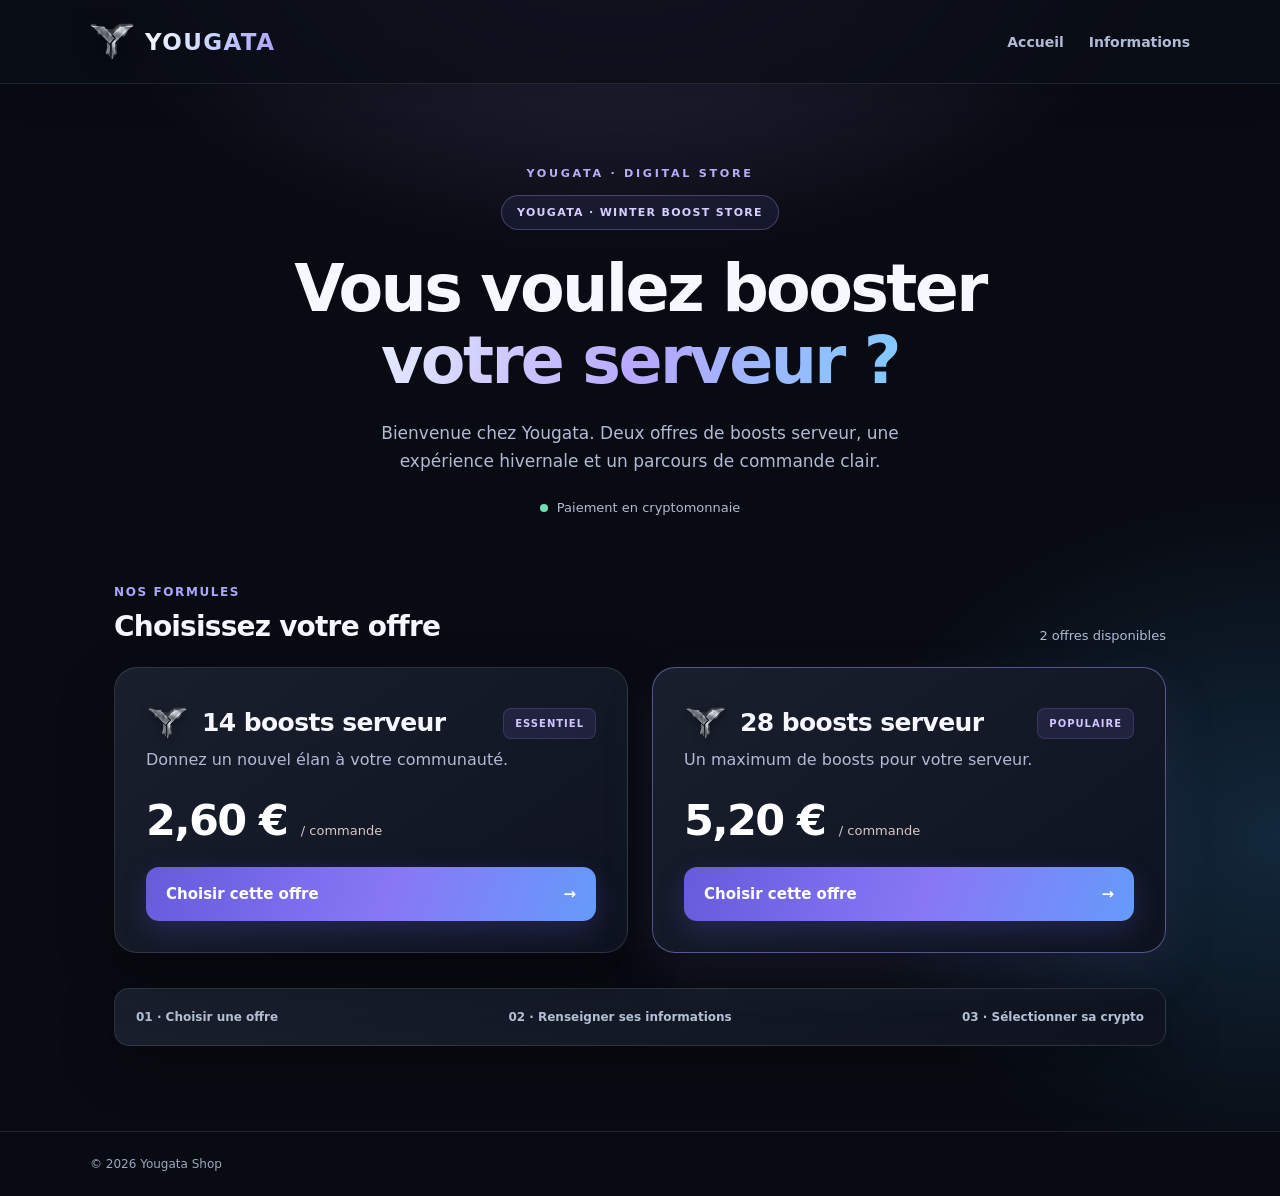
<file: index.html>
<!doctype html><html lang="fr"><head><meta charset="utf-8"><meta name="viewport" content="width=device-width,initial-scale=1"><meta name="theme-color" content="#0d1615"><title>Yougata Shop — Accueil</title><link rel="icon" type="image/png" href="yougata-logo.png?v=26"><link rel="stylesheet" href="style.css"></head><body><header><a class="brand" href="index.html"><img class="brand-logo" src="yougata-logo.png?v=26" alt="Logo Yougata Shop"><b>YOUGATA</b></a><nav><a href="index.html">Accueil</a><a href="about.html">Informations</a></nav></header><main><section class="hero"><span class="pill">YOUGATA · WINTER BOOST STORE</span><h1>Vous voulez booster<br><em>votre serveur ?</em></h1><p>Bienvenue chez Yougata. Deux offres de boosts serveur, une expérience hivernale et un parcours de commande clair.</p><div class="hero-line"><span class="dot"></span> Paiement en cryptomonnaie</div></section><section class="offers"><div class="section-top"><div><span class="eyebrow">NOS FORMULES</span><h2>Choisissez votre offre</h2></div><span class="soft">2 offres disponibles</span></div><div class="grid"><article class="card"><div class="card-top"><div class="offer-heading"><img class="boost-icon" src="yougata-logo.png?v=26" alt="Boost serveur Discord"><h3>14 boosts serveur</h3></div><span class="tag">ESSENTIEL</span></div><p>Donnez un nouvel élan à votre communauté.</p><div class="price">2,60 € <small>/ commande</small></div><a class="btn" href="checkout.html?plan=14">Choisir cette offre <span>→</span></a></article><article class="card featured"><div class="card-top"><div class="offer-heading"><img class="boost-icon" src="yougata-logo.png?v=26" alt="Boost serveur Discord"><h3>28 boosts serveur</h3></div><span class="tag">POPULAIRE</span></div><p>Un maximum de boosts pour votre serveur.</p><div class="price">5,20 € <small>/ commande</small></div><a class="btn" href="checkout.html?plan=28">Choisir cette offre <span>→</span></a></article></div></section><section class="bottom-strip"><span>01 · Choisir une offre</span><span>02 · Renseigner ses informations</span><span>03 · Sélectionner sa crypto</span></section></main><footer>© 2026 Yougata Shop</footer><script src="app.js"></script><script src="snow.js" defer></script></body></html>
</file>
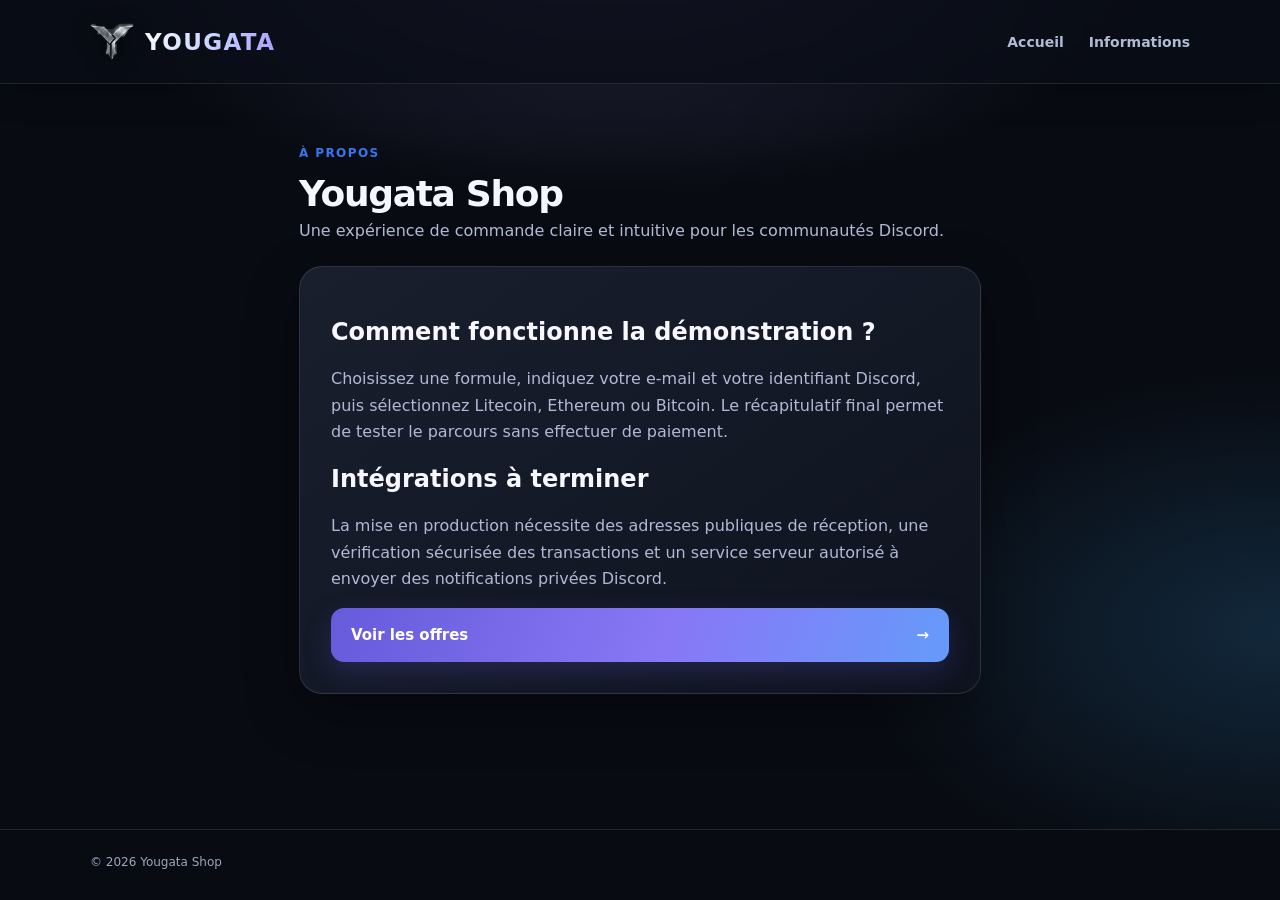
<file: about.html>
<!doctype html><html lang="fr"><head><meta charset="utf-8"><meta name="viewport" content="width=device-width,initial-scale=1"><meta name="theme-color" content="#0d1615"><title>Yougata Shop — Informations</title><link rel="icon" type="image/png" href="yougata-logo.png?v=26"><link rel="stylesheet" href="style.css"></head><body><header><a class="brand" href="index.html"><img class="brand-logo" src="yougata-logo.png?v=26" alt="Logo Yougata Shop"><b>YOUGATA</b></a><nav><a href="index.html">Accueil</a><a href="about.html">Informations</a></nav></header><main class="narrow"><div class="stephead"><span>À PROPOS</span><h1>Yougata Shop</h1><p>Une expérience de commande claire et intuitive pour les communautés Discord.</p></div><div class="panel"><h2>Comment fonctionne la démonstration ?</h2><p>Choisissez une formule, indiquez votre e-mail et votre identifiant Discord, puis sélectionnez Litecoin, Ethereum ou Bitcoin. Le récapitulatif final permet de tester le parcours sans effectuer de paiement.</p><h2>Intégrations à terminer</h2><p>La mise en production nécessite des adresses publiques de réception, une vérification sécurisée des transactions et un service serveur autorisé à envoyer des notifications privées Discord.</p><a class="btn" href="index.html">Voir les offres <span>→</span></a></div></main><footer>© 2026 Yougata Shop</footer><script src="app.js"></script><script src="snow.js" defer></script></body></html>
</file>
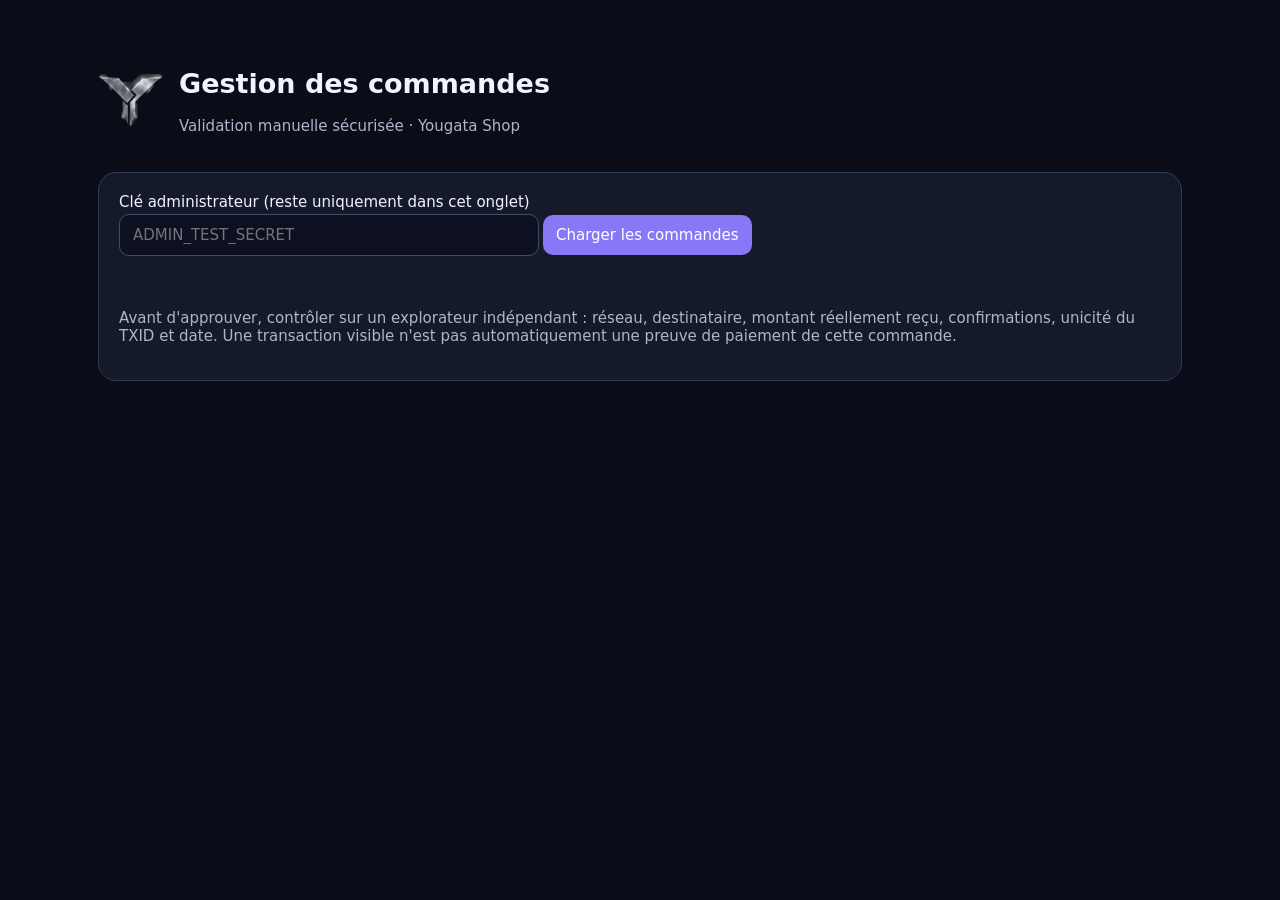
<file: admin-commandes.html>
<!doctype html><html lang="fr"><head><meta charset="utf-8"><meta name="viewport" content="width=device-width,initial-scale=1"><meta name="robots" content="noindex,nofollow"><title>Administration · Yougata</title><link rel="icon" href="yougata-logo.png"><style>:root{color-scheme:dark}*{box-sizing:border-box}body{margin:0;background:#0a0d17;color:#f3f3ff;font:15px system-ui,Arial}main{max-width:1120px;margin:50px auto;padding:0 18px}header{display:flex;align-items:center;gap:16px}header img{width:65px;height:65px;object-fit:contain}h1{font-size:27px}p{color:#aeb5cc}.panel{background:#151a2b;border:1px solid #303a59;border-radius:18px;padding:20px;margin:22px 0}input,button{font:inherit;border-radius:10px;padding:11px 13px}input{background:#0c1020;color:white;border:1px solid #414b6b;max-width:420px;width:100%}button{background:#8878f6;color:#fff;border:0;cursor:pointer;margin:4px}button:disabled{opacity:.5;cursor:wait}.danger{background:#9d4258}.muted{background:#37415e}.orders{display:grid;gap:14px}.order{background:#151a2b;border:1px solid #303a59;border-radius:16px;padding:18px;overflow-wrap:anywhere}.order h3{margin:0 0 8px}.small{font-size:13px;color:#b9c1d8}.tag{padding:3px 9px;border-radius:12px;background:#30395c;display:inline-block}a{color:#bcb3ff}#message{min-height:20px}code{font-size:12px} .actions{margin-top:12px}</style></head><body><main><header><img src="yougata-logo.png" alt="Y"><div><h1>Gestion des commandes</h1><p>Validation manuelle sécurisée · Yougata Shop</p></div></header><div class="panel"><label for="secret">Clé administrateur (reste uniquement dans cet onglet)</label><div><input id="secret" type="password" autocomplete="off" placeholder="ADMIN_TEST_SECRET"><button id="refresh">Charger les commandes</button></div><p id="message" role="status"></p><p>Avant d'approuver, contrôler sur un explorateur indépendant : réseau, destinataire, montant réellement reçu, confirmations, unicité du TXID et date. Une transaction visible n'est pas automatiquement une preuve de paiement de cette commande.</p></div><div id="orders" class="orders"></div></main><script>const $=id=>document.getElementById(id);const esc=s=>String(s??'').replace(/[&<>"']/g,c=>({'&':'&amp;','<':'&lt;','>':'&gt;','"':'&quot;',"'":'&#39;'}[c]));const req=async(path,body)=>{const r=await fetch(path,{method:body?'POST':'GET',headers:{'x-admin-secret':$('secret').value,...(body?{'Content-Type':'application/json'}:{})},...(body?{body:JSON.stringify(body)}:{})});const j=await r.json().catch(()=>({}));if(!r.ok)throw Error(j.error||'Erreur '+r.status);return j};async function load(){try{$('message').textContent='Chargement…';const data=await req('/api/admin-orders');$('orders').innerHTML=data.orders.map(o=>`<article class="order"><h3>${esc(o.product)} · ${esc(o.price_eur)} € <span class="tag">${esc(o.status)}</span></h3><div class="small">Commande : <code>${esc(o.id)}</code> · ${esc(o.crypto)} · ${esc(o.created_at||'')}</div><p>TXID : <code>${esc(o.payment_tx_hash||'Non soumis')}</code></p><p>Destination : <code>${esc(o.wallet_address||'')}</code></p><p>Invitation : ${esc(o.discord_invite||'—')}</p><p class="small">Notifié : ${o.discord_notified_at?'oui':'non'} · Paiement confirmé : ${o.payment_confirmed_at?'oui':'non'}</p><div class="actions">${o.status==='review'?`<button data-action="check" data-id="${esc(o.id)}">Inspecter la transaction</button><button data-action="approve" data-id="${esc(o.id)}">Approuver après vérification</button><button class="danger" data-action="reject" data-id="${esc(o.id)}">Refuser</button>`:''}${o.status==='paid'&&!o.discord_notified_at?`<button data-action="notify" data-id="${esc(o.id)}">Envoyer DM Discord</button>`:''}</div></article>`).join('')||'<p>Aucune commande.</p>';$('message').textContent=data.orders.length+' commande(s) chargée(s)'}catch(e){$('message').textContent=e.message}}$('refresh').onclick=load;$('orders').onclick=async e=>{const b=e.target.closest('button[data-action]');if(!b)return;const {action,id}=b.dataset;try{b.disabled=true;if(action==='check'){const r=await req('/api/check-transaction',{orderId:id});alert(JSON.stringify(r,null,2));return}if(action==='approve'){if(!confirm('Avez-vous vérifié indépendamment réseau, destinataire, montant, confirmations, date et unicité du TXID ?'))return;await req('/api/admin-review',{orderId:id,decision:'approve',confirmation:'J AI VERIFIE LA TRANSACTION'})}if(action==='reject'){if(!confirm('Refuser cette commande ?'))return;await req('/api/admin-review',{orderId:id,decision:'reject'})}if(action==='notify'){if(!confirm('Envoyer le DM Discord pour cette commande déjà approuvée ?'))return;await req('/api/notify-paid',{orderId:id})}await load()}catch(err){alert(err.message)}finally{b.disabled=false}};</script></body></html>
</file>
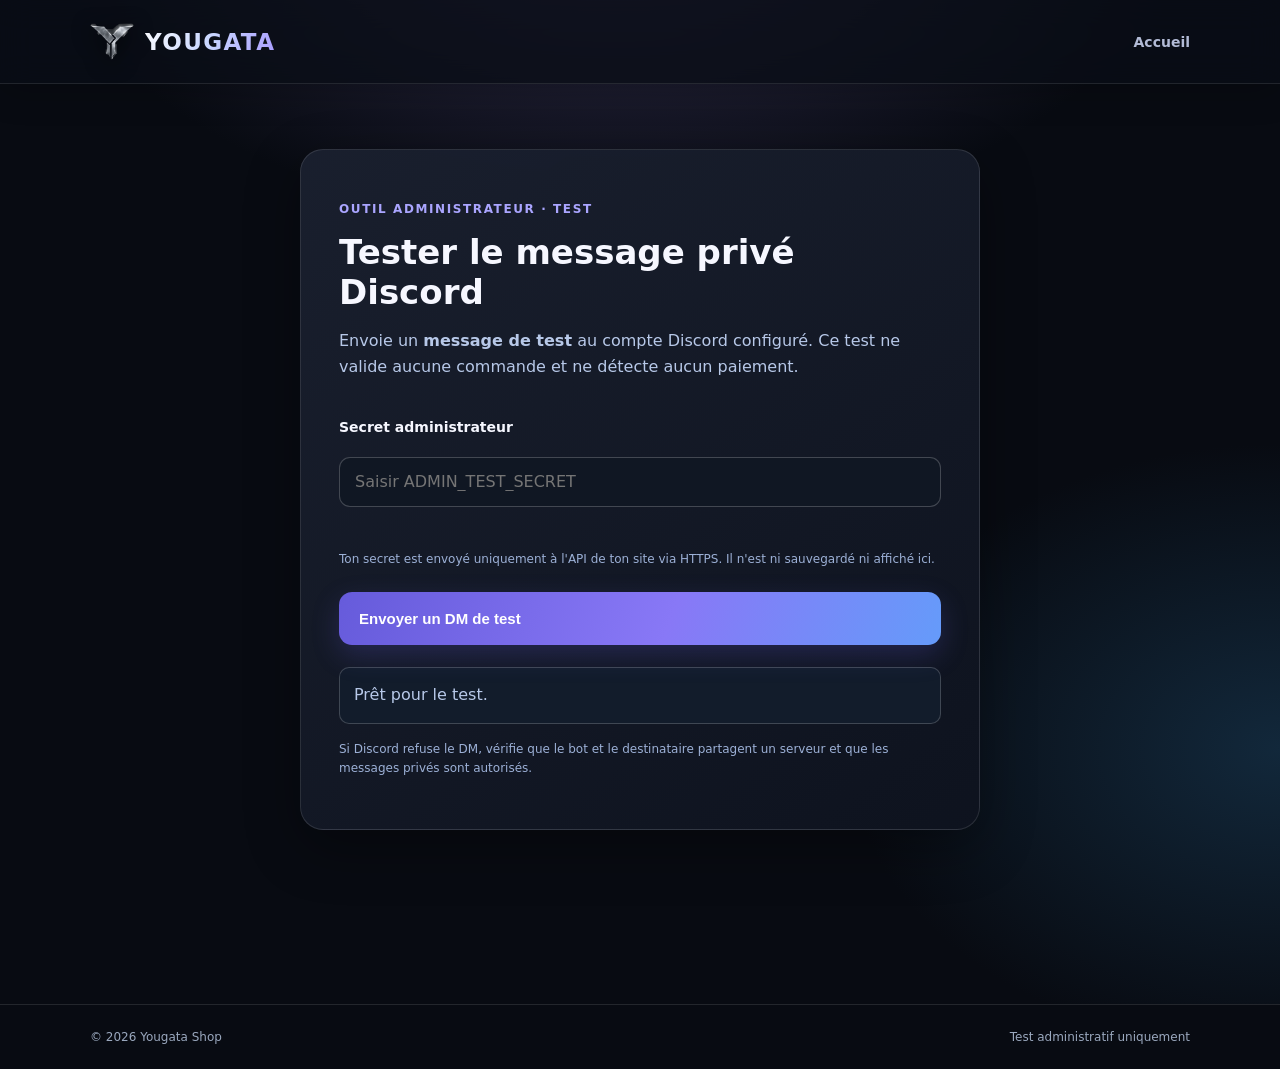
<file: admin-test.html>
<!doctype html>
<html lang="fr"><head><meta charset="utf-8"><meta name="viewport" content="width=device-width,initial-scale=1"><meta name="robots" content="noindex,nofollow"><title>Yougata Shop — Test Discord administrateur</title><link rel="icon" type="image/png" href="yougata-logo.png?v=26"><link rel="stylesheet" href="style.css"></head>
<body><header><a class="brand" href="index.html"><img class="brand-logo" src="yougata-logo.png?v=26" alt=""><b>YOUGATA</b></a><nav><a href="index.html">Accueil</a></nav></header>
<main class="admin-test-page"><section class="panel admin-test-panel"><p class="eyebrow">OUTIL ADMINISTRATEUR · TEST</p><h1>Tester le message privé Discord</h1><p>Envoie un <strong>message de test</strong> au compte Discord configuré. Ce test ne valide aucune commande et ne détecte aucun paiement.</p>
<form id="discord-test-form"><label for="admin-secret">Secret administrateur</label><input id="admin-secret" type="password" autocomplete="off" spellcheck="false" required placeholder="Saisir ADMIN_TEST_SECRET"><p class="admin-hint">Ton secret est envoyé uniquement à l'API de ton site via HTTPS. Il n'est ni sauvegardé ni affiché ici.</p><button class="btn wide" type="submit" id="send-test">Envoyer un DM de test</button></form>
<p id="test-result" class="admin-result" role="status" aria-live="polite">Prêt pour le test.</p><p class="admin-hint">Si Discord refuse le DM, vérifie que le bot et le destinataire partagent un serveur et que les messages privés sont autorisés.</p></section></main>
<footer>© 2026 Yougata Shop <span>Test administratif uniquement</span></footer><script src="admin-test.js"></script><script src="snow.js" defer></script></body></html>
</file>
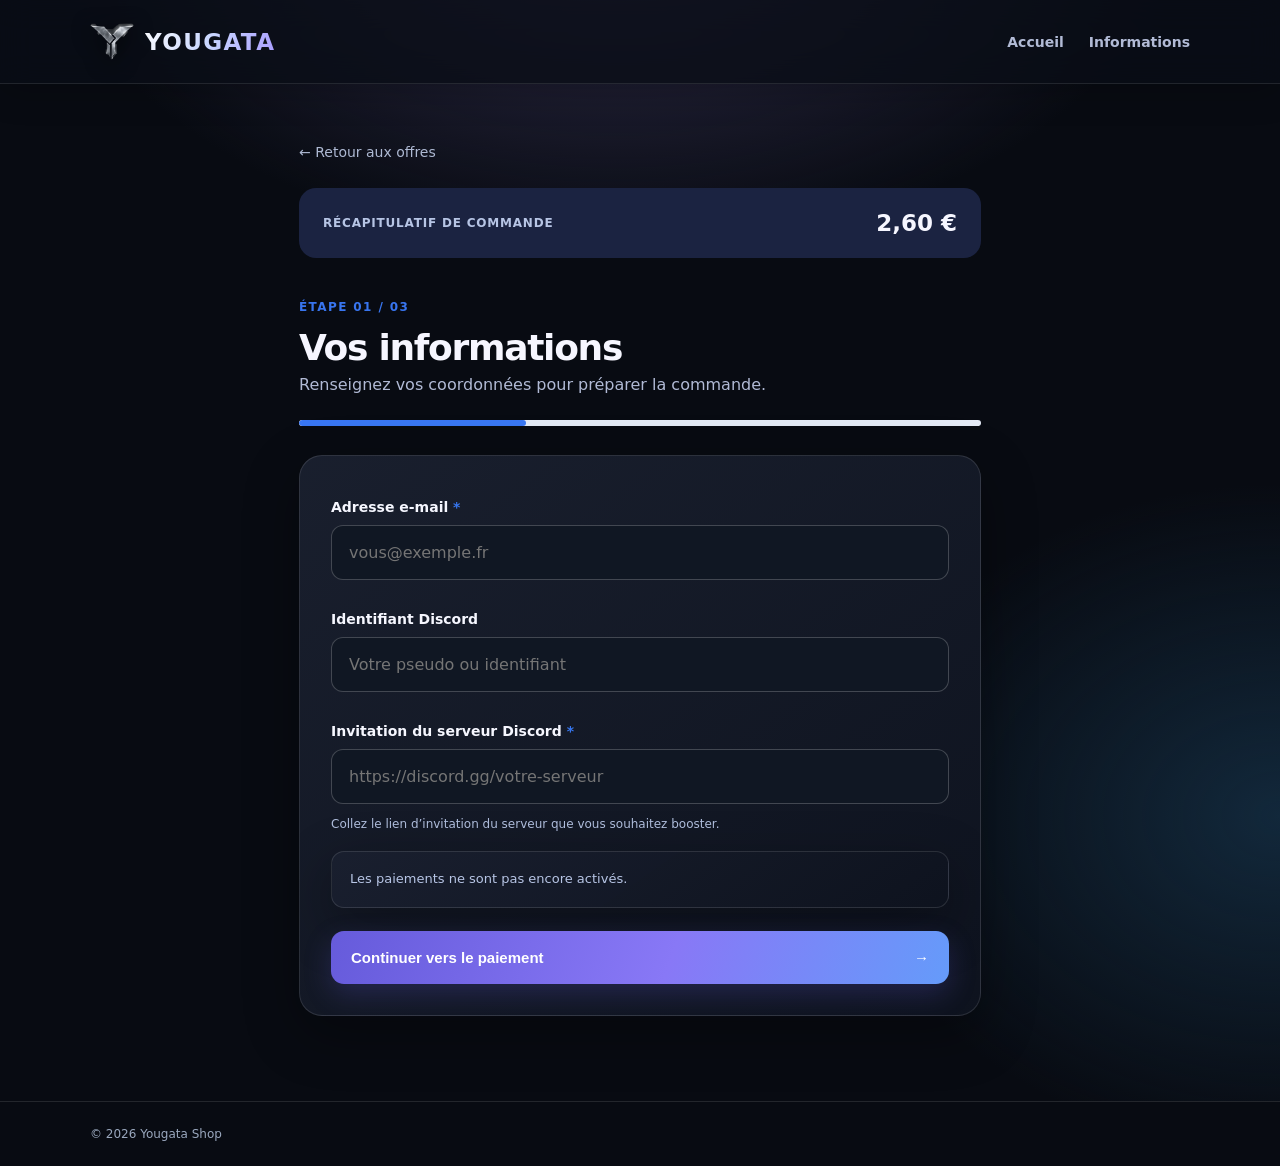
<file: checkout.html>
<!doctype html><html lang="fr"><head><meta charset="utf-8"><meta name="viewport" content="width=device-width,initial-scale=1"><meta name="theme-color" content="#0d1615"><title>Yougata Shop — Commande</title><link rel="icon" type="image/png" href="yougata-logo.png?v=26"><link rel="stylesheet" href="style.css"></head><body><header><a class="brand" href="index.html"><img class="brand-logo" src="yougata-logo.png?v=26" alt="Logo Yougata Shop"><b>YOUGATA</b></a><nav><a href="index.html">Accueil</a><a href="about.html">Informations</a></nav></header><main class="narrow"><a class="back" href="index.html">← Retour aux offres</a><div class="summary"><span>RÉCAPITULATIF DE COMMANDE</span><strong id="summary-price">2,60 €</strong></div><div class="stephead"><span>ÉTAPE 01 / 03</span><h1>Vos informations</h1><p>Renseignez vos coordonnées pour préparer la commande.</p></div><div class="progress"><i style="width:33.33%"></i></div><form id="order-form" class="panel"><label for="email">Adresse e-mail <b>*</b></label><input id="email" type="email" placeholder="vous@exemple.fr" required autocomplete="email"><label for="discord">Identifiant Discord</label><input id="discord" type="text" placeholder="Votre pseudo ou identifiant"><label for="invite">Invitation du serveur Discord <b>*</b></label><input id="invite" type="url" inputmode="url" placeholder="https://discord.gg/votre-serveur" required pattern="https?://(www\.)?(discord\.gg|discord\.com/invite)/[A-Za-z0-9-]+/?" title="Entrez un lien valide, par exemple https://discord.gg/votre-serveur" autocomplete="off"><small class="field-help">Collez le lien d’invitation du serveur que vous souhaitez booster.</small><div class="notice">Les paiements ne sont pas encore activés.</div><button class="btn wide" type="submit">Continuer vers le paiement <span>→</span></button></form></main><footer>© 2026 Yougata Shop</footer><script src="app.js"></script><script src="snow.js" defer></script></body></html>
</file>
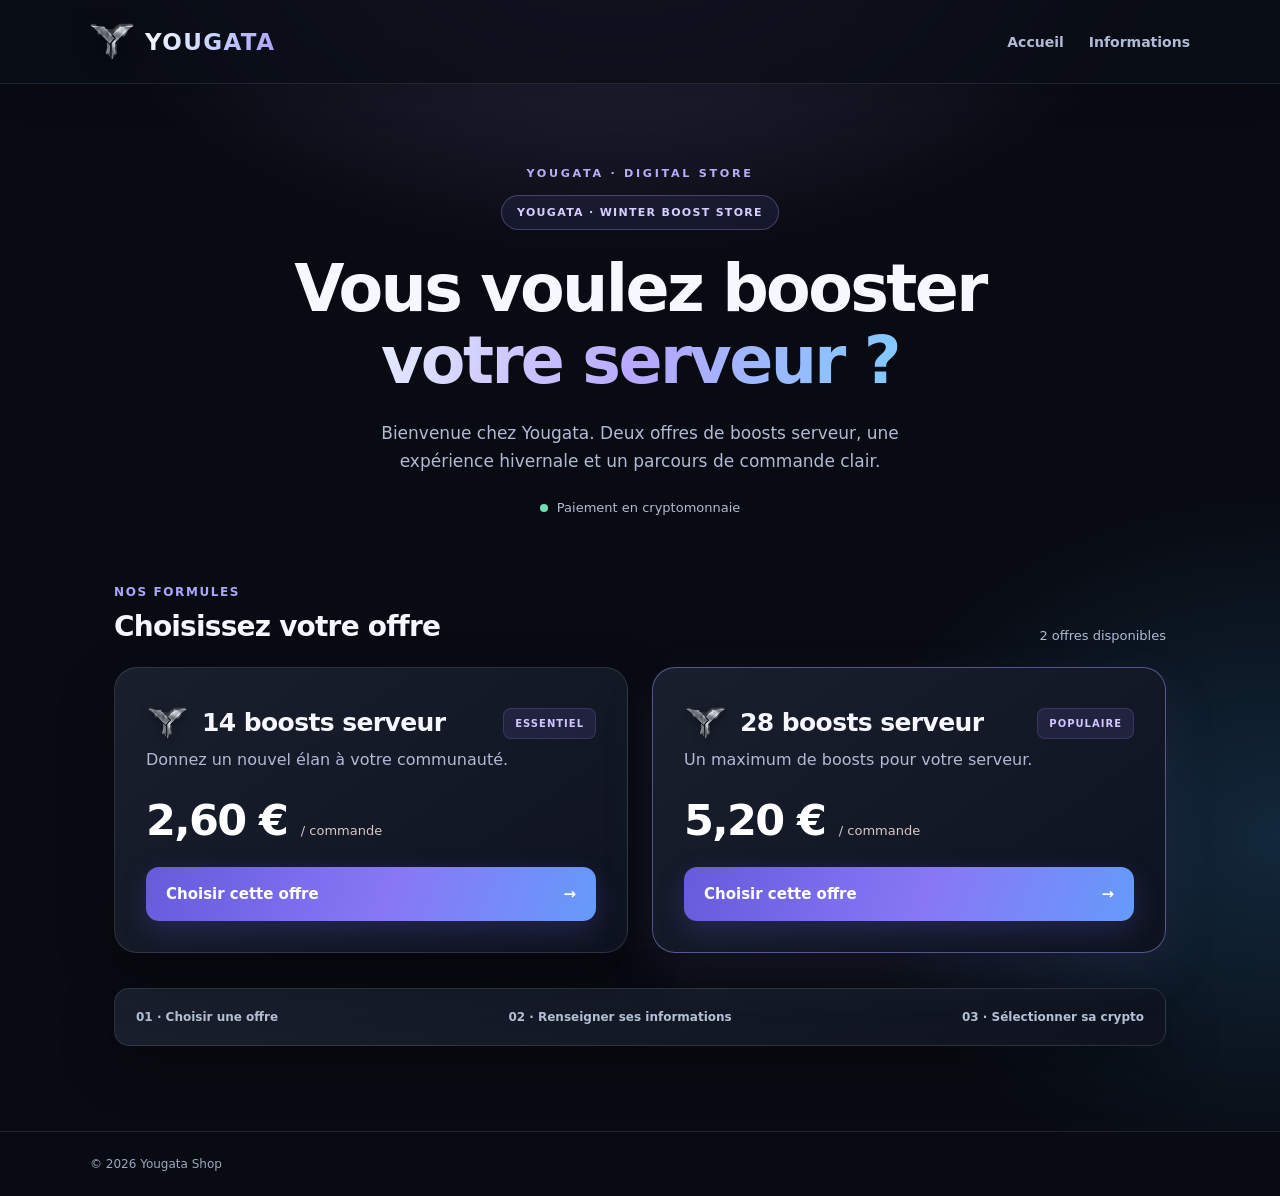
<file: confirm.html>
<!doctype html><html lang="fr"><head><meta charset="utf-8"><meta name="viewport" content="width=device-width,initial-scale=1"><meta name="theme-color" content="#0d1615"><title>Yougata Shop — Récapitulatif</title><link rel="icon" type="image/png" href="yougata-logo.png?v=26"><link rel="stylesheet" href="style.css"></head><body><header><a class="brand" href="index.html"><img class="brand-logo" src="yougata-logo.png?v=26" alt="Logo Yougata Shop"><b>YOUGATA</b></a><nav><a href="index.html">Accueil</a><a href="about.html">Informations</a></nav></header><main class="narrow"><a class="back" href="payment.html">← Changer de cryptomonnaie</a><div class="stephead"><span>ÉTAPE 03 / 03</span><h1>Récapitulatif</h1><p>Vérifiez les informations de la commande.</p></div><div class="progress"><i style="width:100%"></i></div><div class="panel"><span class="pill">APERÇU DE COMMANDE</span><div id="order-details" class="detail-list"></div><div class="notice"><strong>Paiement non activé.</strong> Aucun transfert de cryptomonnaie n'a été demandé, aucune transaction n'a été vérifiée et aucune notification Discord n'a été envoyée.</div><a class="btn wide" href="index.html">Retour à l'accueil <span>→</span></a></div></main><footer>© 2026 Yougata Shop</footer><script src="app.js"></script><script src="snow.js" defer></script></body></html>
</file>
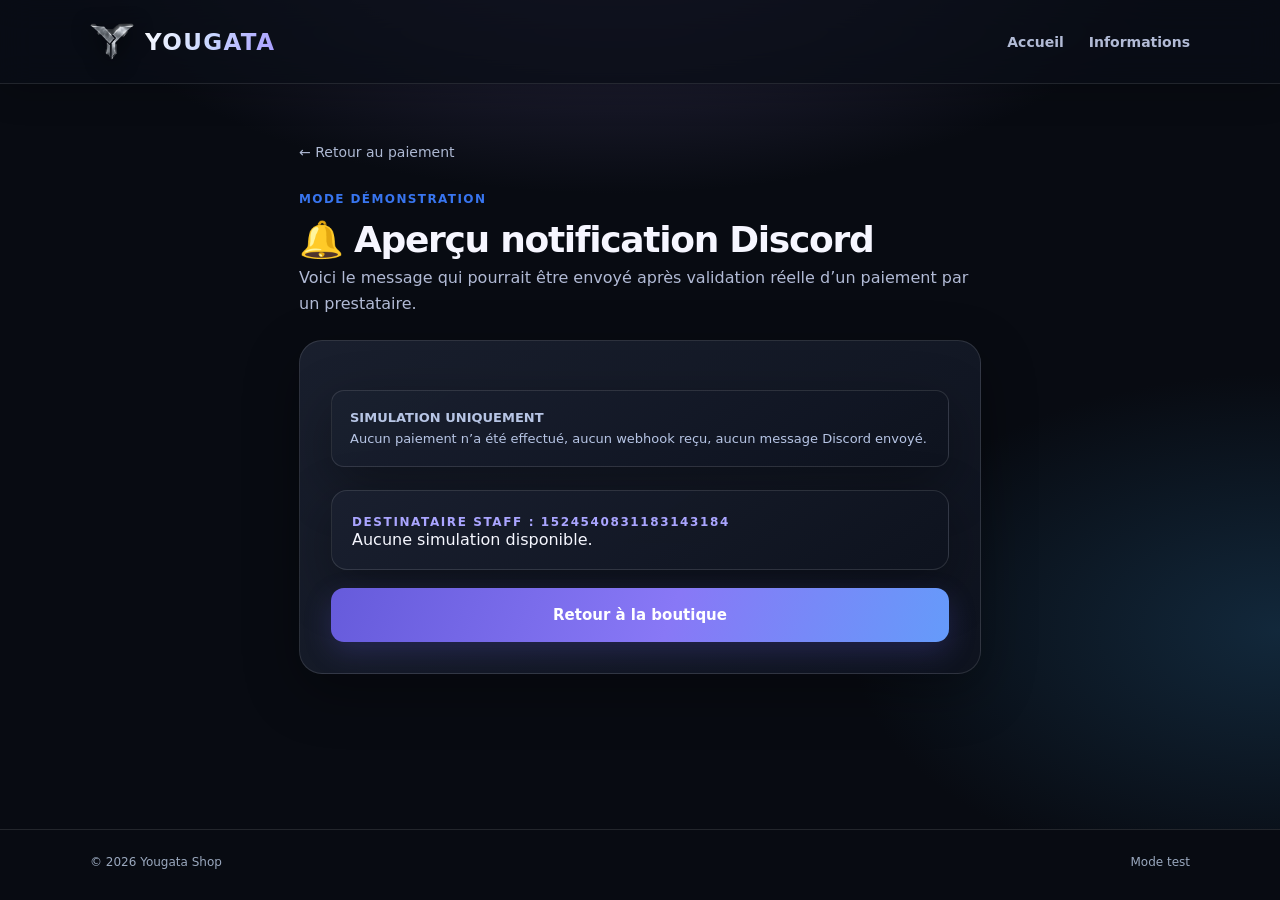
<file: demo-notification.html>
<!doctype html><html lang="fr"><head><meta charset="utf-8"><meta name="viewport" content="width=device-width,initial-scale=1"><title>Yougata Shop — Test notification</title><link rel="icon" type="image/png" href="yougata-logo.png?v=26"><link rel="stylesheet" href="style.css"></head><body><header><a class="brand" href="index.html"><img class="brand-logo" src="yougata-logo.png?v=26" alt="Logo Yougata Shop"><b>YOUGATA</b></a><nav><a href="index.html">Accueil</a><a href="about.html">Informations</a></nav></header><main class="narrow"><a class="back" href="payment.html">← Retour au paiement</a><div class="stephead"><span>MODE DÉMONSTRATION</span><h1>🔔 Aperçu notification Discord</h1><p>Voici le message qui pourrait être envoyé après validation réelle d’un paiement par un prestataire.</p></div><div class="panel"><div class="notice"><strong>SIMULATION UNIQUEMENT</strong><br>Aucun paiement n’a été effectué, aucun webhook reçu, aucun message Discord envoyé.</div><div class="quote-box"><span class="eyebrow">DESTINATAIRE STAFF : 1524540831183143184</span><div id="notification-preview" aria-live="polite"></div></div><a class="btn wide" href="index.html" style="display:block;text-align:center;text-decoration:none">Retour à la boutique</a></div></main><footer>© 2026 Yougata Shop <span>Mode test</span></footer><script src="demo-preview.js"></script><script src="snow.js" defer></script></body></html>
</file>
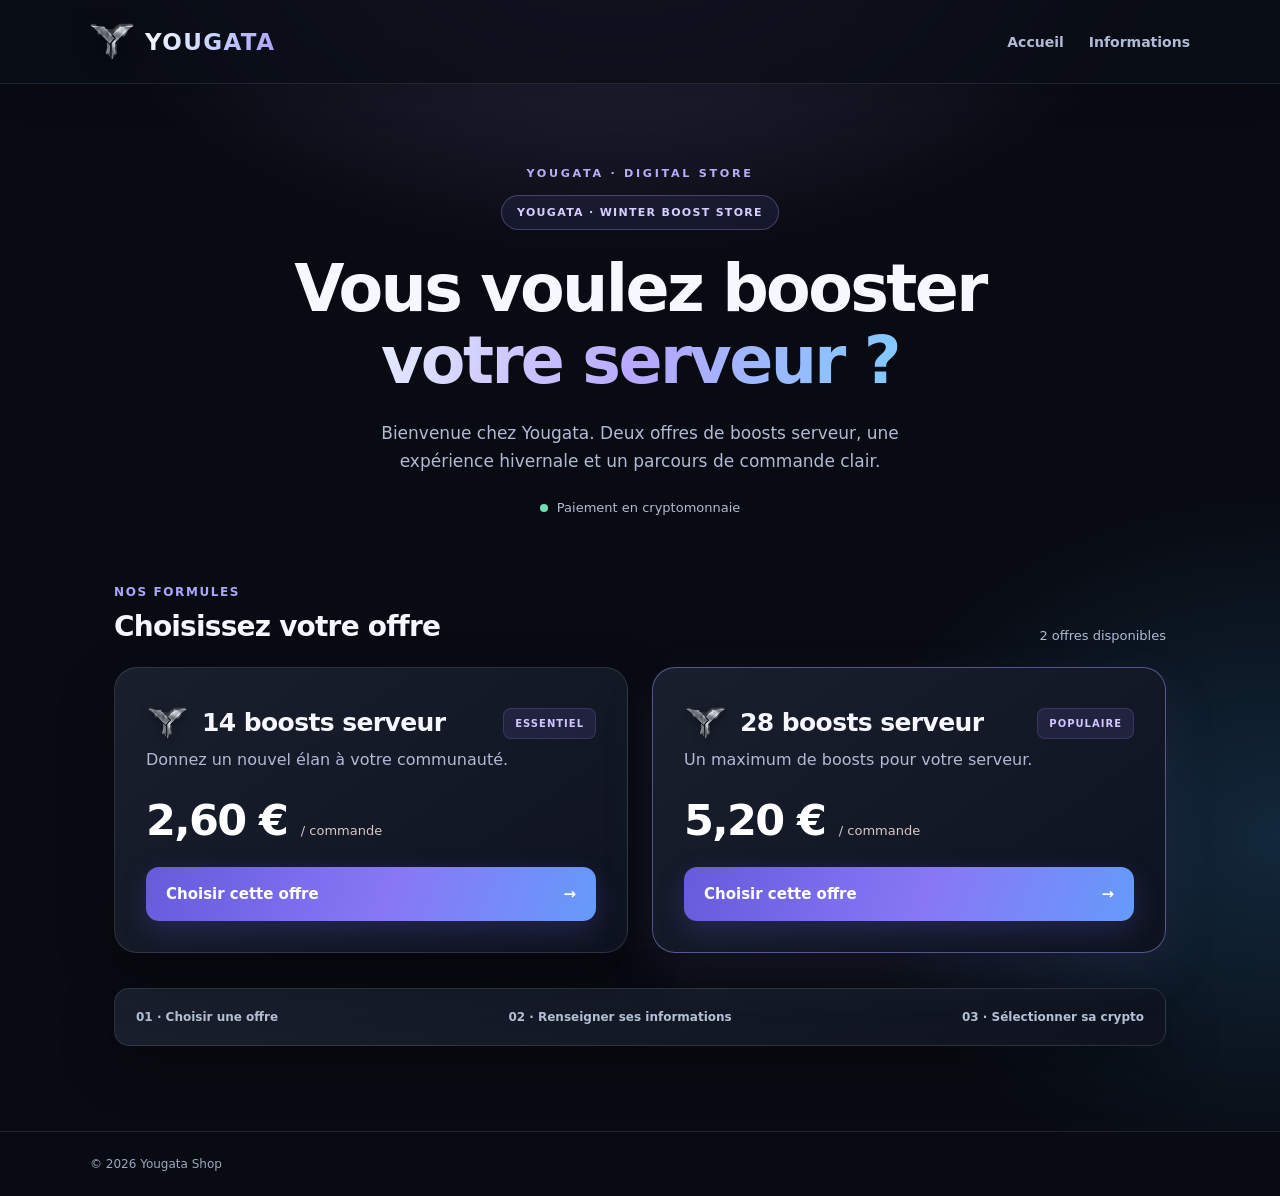
<file: payment.html>
<!doctype html><html lang="fr"><head><meta charset="utf-8"><meta name="viewport" content="width=device-width,initial-scale=1"><meta name="theme-color" content="#0d1615"><title>Yougata Shop — Cryptomonnaies</title><link rel="icon" type="image/png" href="yougata-logo.png?v=26"><link rel="stylesheet" href="style.css"></head><body><header><a class="brand" href="index.html"><img class="brand-logo" src="yougata-logo.png?v=26" alt="Logo Yougata Shop"><b>YOUGATA</b></a><nav><a href="index.html">Accueil</a><a href="about.html">Informations</a></nav></header><main class="pay-layout"><aside class="pay-aside"><a class="back" href="checkout.html">← Modifier ma commande</a><p class="eyebrow">YOUGATA · VOTRE PANIER</p><h1>Récapitulatif</h1><div class="pay-item"><img src="yougata-logo.png?v=26" alt="Boost Discord"><div><strong id="offer-label">14 boosts serveur</strong><small>Commande Yougata Shop</small></div><strong id="summary-price">2,60 €</strong></div><div class="pay-total"><span>Total à payer</span><strong id="sidebar-total">2,60 €</strong></div><p class="field-help"></p></aside><section class="pay-main"><div class="pay-steps"><span>✓ Informations</span><span>✓ Serveur Discord</span><strong>3 · Confirmer & payer</strong><span>4 · Suivi</span></div><div class="stephead"><span>ÉTAPE 03 / 04</span><h1>Confirmer & payer</h1><p>Choisissez votre cryptomonnaie pour afficher les instructions.</p></div><div class="panel"><span class="eyebrow">CHOISIR UNE CRYPTOMONNAIE</span><div class="coin-list"><button type="button" class="coin" data-coin="Litecoin"><span class="crypto-logo" style="background:#345d9d">Ł</span><span><strong>Litecoin</strong><small>Réseau Litecoin · LTC</small></span><span class="check"></span></button><button type="button" class="coin" data-coin="Ethereum"><span class="crypto-logo" style="background:#627eea">◆</span><span><strong>Ethereum</strong><small>Réseau Ethereum · ETH</small></span><span class="check"></span></button><button type="button" class="coin" data-coin="Bitcoin"><span class="crypto-logo" style="background:#f7931a">₿</span><span><strong>Bitcoin</strong><small>Réseau Bitcoin · BTC</small></span><span class="check"></span></button></div></div><div id="wallet-panel" class="pay-invoice" hidden><div class="invoice-head"><div><strong id="wallet-network">Litecoin</strong><small>Instructions de transfert</small></div><span class="pay-status"><i></i> En attente de paiement</span></div><div class="invoice-body"><div class="qr-area" id="qr-area"><span>QR code de l'adresse</span></div><span class="eyebrow">ADRESSE DE RÉCEPTION</span><div class="wallet-address" id="wallet-address"></div><button type="button" class="btn wide" id="copy-wallet">Copier l'adresse</button><section class="quote-box" aria-live="polite"><span class="eyebrow">CONVERSION ACTUELLE · MONTANT INDICATIF</span><p id="quote-status">Chargement du cours…</p><strong id="crypto-amount">—</strong><p id="quote-meta" class="field-help"></p><div class="quote-detail"><span>Prix de votre commande</span><strong id="quote-eur">2,60 €</strong></div><div class="quote-detail"><span>Cours actuel de la cryptomonnaie</span><strong id="quote-rate">—</strong></div><div class="quote-detail"><span>Équivalent calculé</span><strong id="quote-equivalent">—</strong></div><button type="button" id="refresh-rate" class="btn wide">Actualiser le cours</button><button type="button" id="copy-amount" class="btn wide" disabled>Copier le montant</button></section><div class="pay-how"><span class="eyebrow">COMMENT PAYER</span><p>① Vérifiez le réseau et l'adresse de destination.</p><p>② Vérifiez le montant exact auprès du vendeur : le taux présenté ici n'est pas bloqué.</p><p>③ Une confirmation ne pourra être affichée qu'après intégration d'un prestataire et vérification de la transaction.</p></div></div></div><div class="panel" id="tx-submit-panel"><span class="eyebrow">VALIDER LE PAIEMENT</span><p class="field-help">Après votre transfert, indiquez son identifiant (TXID). Cette déclaration ne valide pas le paiement : la transaction doit être vérifiée sur la blockchain.</p><label for="tx-hash">Identifiant de transaction (TXID / hash)</label><input id="tx-hash" type="text" maxlength="66" autocomplete="off" placeholder="64 caractères hexadécimaux" class="tx-input"><button id="submit-tx" class="btn wide tx-validate" type="button">Valider le paiement</button><p class="tx-hint">Le TXID doit contenir 64 caractères hexadécimaux (préfixe 0x facultatif).</p><p id="tx-result" class="tx-feedback" role="status" aria-live="polite"></p></div><div class="panel pay-info"><span class="eyebrow">INFORMATIONS DE COMMANDE</span><div class="detail-row"><span>Référence</span><strong id="invoice-ref">—</strong></div><div class="detail-row"><span>Adresse e-mail</span><strong id="invoice-email">—</strong></div><div class="detail-row"><span>Serveur Discord</span><strong id="invoice-invite">—</strong></div><div class="detail-row"><span>Statut</span><strong id="live-order-status">En attente de paiement</strong></div><button type="button" class="btn wide" id="refresh-order-status" style="margin-top:14px">Actualiser le statut</button><p class="field-help">Le statut est également actualisé toutes les 30 secondes lorsque cet onglet est ouvert.</p><p id="order-status-detail" class="field-help" aria-live="polite"></p></div><p class="payment-disclaimer">Les cours sont indicatifs. Les transactions ne sont pas encore vérifiées automatiquement : ne considérez pas une commande comme validée sans confirmation indépendante.</p></section></main><footer>© 2026 Yougata Shop</footer><script src="app.js"></script><script src="rates.js"></script><script src="invoice-ui.js"></script><script src="submit-transaction.js" defer></script><script src="order-status.js" defer></script><script src="snow.js" defer></script></body></html>
</file>
<file: style.css>
:root{font-family:Inter,ui-sans-serif,system-ui,-apple-system,"Segoe UI",sans-serif;color:#14203d;background:#f5f8ff}*{box-sizing:border-box}body{margin:0;min-height:100vh}a{text-decoration:none;color:inherit}header{height:84px;background:#fff;border-bottom:1px solid #e6ebf7;display:flex;align-items:center;gap:32px;padding:0 max(24px,calc((100% - 1100px)/2))}.brand{display:flex;align-items:center;gap:11px;font-weight:850;font-size:23px;letter-spacing:-.7px}.brand b{color:#346cf6}.mark{background:linear-gradient(145deg,#2762ee,#6da3ff);border-radius:13px;color:#fff;padding:7px 13px;font-weight:900}nav{display:flex;gap:25px;margin-left:auto;color:#66728b;font-weight:600;font-size:14px}nav a:hover{color:#3169f3}.demo{font-size:11px;letter-spacing:1px;color:#3773ee;border:1px solid #d6e4ff;border-radius:8px;padding:7px 9px;font-weight:800}main{max-width:1100px;margin:0 auto;padding:58px 24px 85px;min-height:calc(100vh - 155px)}.hero{text-align:center;padding:25px 0 66px}.pill{display:inline-block;color:#316df3;background:#e9f1ff;padding:10px 15px;border-radius:999px;font-weight:800;font-size:11px;letter-spacing:1.3px}.hero h1{font-size:clamp(38px,5.5vw,65px);line-height:1.1;letter-spacing:-2.6px;margin:23px 0}.hero h1 em{font-style:normal;color:#346df2}.hero p{max-width:610px;margin:auto;font-size:17px}.hero-line{margin-top:25px;color:#6b7b98;font-size:13px}.dot{display:inline-block;width:8px;height:8px;background:#40b997;border-radius:50%;margin-right:5px}p{color:#74809a;line-height:1.65}.section-top{display:flex;align-items:end;justify-content:space-between;margin-bottom:24px}.eyebrow{color:#3473ee;font-size:12px;font-weight:850;letter-spacing:1.6px}.section-top h2{font-size:28px;margin:10px 0 0;letter-spacing:-.8px}.soft{color:#8894ac;font-size:13px}.grid{display:grid;grid-template-columns:repeat(2,minmax(0,1fr));gap:24px}.card,.panel{background:#fff;border:1px solid #e2e9f7;border-radius:23px;padding:31px;box-shadow:0 12px 35px rgba(33,66,125,.05)}.card{transition:transform .3s cubic-bezier(.2,.8,.2,1),box-shadow .3s,border-color .3s}.card:hover{transform:translateY(-12px) scale(1.016);box-shadow:0 24px 50px rgba(45,104,225,.17);border-color:#7da6ff}.featured{border-color:#b7ceff}.card-top{display:flex;justify-content:space-between;align-items:center}.boost-icon{width:54px;height:54px;background:#fff0fa;padding:12px;border-radius:16px}.tag{font-size:10px;letter-spacing:1px;color:#316df3;background:#eaf1ff;border-radius:8px;padding:9px 11px;font-weight:850}.card h3{font-size:25px;margin:26px 0 4px;letter-spacing:-.6px}.card p{margin:0}.price{font-size:43px;font-weight:850;letter-spacing:-1.6px;margin:28px 0}.price small{font-size:13px;color:#97a2b8;font-weight:500;letter-spacing:0}.btn{display:flex;align-items:center;justify-content:space-between;gap:20px;background:linear-gradient(110deg,#2f65ed,#4a85ff);border:0;border-radius:13px;padding:18px 20px;color:#fff;font-size:15px;font-weight:800;box-shadow:0 9px 22px #326beb2b;cursor:pointer;transition:transform .2s,filter .2s}.btn:hover{transform:translateY(-2px);filter:brightness(1.05)}.btn:disabled{opacity:.4;cursor:not-allowed;transform:none}.bottom-strip{display:flex;justify-content:space-between;gap:20px;border:1px solid #e1eafa;border-radius:15px;margin-top:35px;padding:21px;color:#7c8aa5;font-size:12px;font-weight:700}.narrow{max-width:730px}.back{display:inline-block;margin-bottom:28px;color:#6c7c9b;font-size:14px}.summary{display:flex;align-items:center;justify-content:space-between;padding:22px 24px;border-radius:17px;background:#eaf0fb;color:#62728e;margin-bottom:38px;font-size:12px;font-weight:800;letter-spacing:.8px}.summary strong{font-size:23px;color:#172c55;letter-spacing:0}.stephead span{color:#3875ef;font-size:12px;font-weight:850;letter-spacing:1.4px}.stephead h1{font-size:36px;margin:12px 0 4px;letter-spacing:-1.3px}.stephead p{margin:0 0 22px}.progress{height:6px;background:#e4eaf6;border-radius:99px;margin-bottom:29px;overflow:hidden}.progress i{display:block;height:100%;background:#3977f4;border-radius:99px}.panel label{display:block;margin:12px 0 10px;font-size:14px;font-weight:750}.panel label b{color:#3776ee}.panel input{width:100%;border:1px solid #dce4f3;border-radius:12px;padding:17px;font:inherit;margin-bottom:19px;outline:none}.panel input:focus{border-color:#3977f4;box-shadow:0 0 0 3px #3977f41c}.notice{background:#eff5ff;border:1px solid #dce9ff;color:#607493;padding:17px 18px;border-radius:13px;line-height:1.6;font-size:13px;margin:18px 0 23px}.wide{width:100%}.coin-list{margin-top:19px}.coin{width:100%;display:flex;align-items:center;gap:17px;background:#fff;border:1px solid #dfe6f1;border-radius:14px;padding:15px;margin:11px 0;text-align:left;cursor:pointer;transition:background .2s,border-color .2s,transform .2s}.coin:hover{transform:translateX(3px);border-color:#a6c1ff}.coin.selected{background:#eef4ff;border-color:#3977f4}.crypto-logo{display:grid;place-items:center;color:#fff;width:47px;height:47px;border-radius:12px;font-size:29px;font-weight:800}.coin strong{display:block;font-size:16px}.coin small{display:block;color:#8795ac;margin-top:3px}.check{margin-left:auto;width:19px;height:19px;border:2px solid #c8d3e7;border-radius:50%}.coin.selected .check{border:6px solid #3a76f3}.detail-list{margin:25px 0}.detail-row{display:flex;justify-content:space-between;gap:18px;padding:17px 0;border-bottom:1px solid #e7edf8;font-size:14px}.detail-row span{color:#8591a7}.detail-row strong{text-align:right;overflow-wrap:anywhere}footer{display:flex;justify-content:space-between;gap:10px;border-top:1px solid #e5eaf5;padding:25px max(24px,calc((100% - 1100px)/2));font-size:12px;color:#8a97ae;background:#fff}@media(max-width:650px){header{height:75px;padding:0 18px;gap:12px}.brand{font-size:18px}.mark{padding:6px 10px}nav{gap:12px;font-size:12px}.demo{display:none}main{padding:35px 18px 55px}.hero{padding:15px 0 43px}.hero h1{letter-spacing:-1.5px}.hero p{font-size:15px}.grid{grid-template-columns:1fr}.card,.panel{padding:23px}.section-top h2{font-size:24px}.soft{display:none}.bottom-strip{flex-direction:column}.stephead h1{font-size:30px}footer{flex-direction:column}}@media(prefers-reduced-motion:reduce){*,*:before,*:after{transition:none!important;animation:none!important}}
/* Koro Shop · nuit bleutée inspirée de la première maquette */
:root{color-scheme:dark;color:#f6f6ff;background:#090916}
body{background:radial-gradient(ellipse at 50% 0%,#25235b 0%,#11152e 40%,#090916 78%);color:#f6f6ff}
header,footer{background:rgba(12,14,34,.88);border-color:#333653;color:#aeb8d8}
.brand,.section-top h2,.card h3,.stephead h1,.summary strong,.detail-row strong{color:#f6f6ff}
nav{color:#b2bbd6}nav a:hover{color:#a6bdff}
.mark,.btn{background:linear-gradient(115deg,#356bfa,#597cff)}.brand b,.hero h1 em,.eyebrow{color:#8eacff}
.hero p,p,.soft,.hero-line,.card p{color:#b1bad5}
.pill,.tag{background:#202c55;color:#a9c2ff}
.card,.panel{background:linear-gradient(145deg,#202441,#151a32);border-color:#3a4163;box-shadow:0 18px 48px #0004}
.card:hover{border-color:#638eff;box-shadow:0 24px 55px #132f88a1}
.featured{border-color:#5b76c7}
.price small,.back,.detail-row span{color:#aeb9d3}
.bottom-strip,.summary,.notice{background:#1b2341;border-color:#384568;color:#b7c5e5}
.panel input,.coin{background:#141a31;border-color:#3d4868;color:#f5f7ff}
.panel input:focus,.coin.selected{background:#202d51;border-color:#7199ff}
.coin small{color:#b0bed9}.detail-row{border-color:#38425e}
footer{position:relative;z-index:2}
main,header{position:relative;z-index:2}
.snowfield{position:fixed;inset:0;pointer-events:none;overflow:hidden;z-index:1}
.snowflake{position:absolute;top:-15px;border-radius:50%;background:#e4edff;opacity:.55;animation:snowfall linear infinite;filter:blur(.3px)}
@keyframes snowfall{from{transform:translate3d(0,-15px,0)}to{transform:translate3d(45px,105vh,0)}}
@media(prefers-reduced-motion:reduce){.snowfield{display:none}}

/* MK Shop V5: logo rose fourni */
.brand-logo{width:40px;height:40px;object-fit:contain;filter:drop-shadow(0 0 8px rgba(255,100,245,.22))}
.boost-icon{width:70px;height:70px;object-fit:contain;padding:0;background:transparent;border-radius:0;filter:drop-shadow(0 6px 14px rgba(244,107,246,.18))}
@media(max-width:650px){.brand-logo{width:34px;height:34px}}

/* V6 · refinement: smaller boost marks, mobile and accessibility */
.boost-icon{width:43px;height:43px;max-width:43px;max-height:43px;display:block;flex:none;filter:drop-shadow(0 3px 8px rgba(244,107,246,.12))}
.card-top{min-height:48px}.card{will-change:auto;transform:translateZ(0)}
.card:focus-within{border-color:#80a5ff;box-shadow:0 18px 45px #132f8870}
.btn:focus-visible,.coin:focus-visible,a:focus-visible{outline:3px solid #a4bdff;outline-offset:4px}
button,input,a{-webkit-tap-highlight-color:transparent}
body{overflow-x:hidden}img{max-width:100%}
.hero h1{text-wrap:balance}.card h3{margin-top:20px}.price{margin:22px 0}
@media(hover:none){.card:hover{transform:none;box-shadow:0 18px 48px #0004}.btn:hover{transform:none}.coin:hover{transform:none}}
@media(max-width:650px){.boost-icon{width:39px;height:39px}.card-top{min-height:42px}.card h3{margin-top:17px}.price{margin:20px 0}.card{border-radius:19px}.hero h1{font-size:clamp(33px,9vw,48px)}.brand{white-space:nowrap}.section-top{gap:10px}}
@media(max-width:360px){header{padding-inline:12px}nav{gap:9px;font-size:11px}.brand{font-size:16px}.brand-logo{width:29px;height:29px}}

/* V7: offer title aligned horizontally with boost icon */
.offer-heading{display:flex;align-items:center;gap:13px;min-width:0}.card .offer-heading h3{margin:0;font-size:clamp(18px,2.2vw,25px);line-height:1.2}.card-top{gap:10px}.card-top .tag{flex-shrink:0}@media(max-width:420px){.offer-heading{gap:9px}.card .offer-heading h3{font-size:19px}.card-top .tag{font-size:9px;padding:7px 8px}}

.field-help{display:block;margin:-8px 0 17px;color:#aebcdb;font-size:12px;line-height:1.5}

.wallet-panel{margin:22px 0;padding:19px;border-radius:16px;background:#0a1530;border:1px solid #49649e}.wallet-panel[hidden]{display:none}.wallet-panel p{color:#cad6f5}.wallet-address{padding:15px 12px;margin:13px 0 15px;border:1px solid #6074a2;border-radius:10px;overflow-wrap:anywhere;font-family:ui-monospace,monospace;font-size:14px;color:#fff;background:#101f43;user-select:all}.wallet-panel .btn{margin-bottom:12px}

.quote-box{margin:18px 0;padding:20px;border:1px solid rgba(125,165,255,.3);border-radius:16px;background:rgba(40,78,145,.15)}.quote-box #crypto-amount{display:block;font-size:clamp(1.2rem,3vw,1.8rem);overflow-wrap:anywhere;margin:12px 0;color:#eaf2ff}.quote-box .btn{margin-top:9px}.quote-box #quote-status{margin:12px 0 0}.quote-box .field-help{line-height:1.6}

/* V13 — checkout inspired by the user-provided two-column layout, MK Shop branding */
.pay-layout{max-width:1240px;margin:40px auto 80px;display:grid;grid-template-columns:minmax(260px,350px) minmax(0,1fr);gap:48px;padding:0 24px;align-items:start}.pay-aside{position:sticky;top:26px;padding:25px;border:1px solid #34466d;background:#101b38;border-radius:18px}.pay-aside h1{font-size:27px;margin:14px 0 30px}.pay-item{display:flex;gap:12px;align-items:center;padding:18px 0;border-top:1px solid #2c3b5b;border-bottom:1px solid #2c3b5b}.pay-item img{width:42px;height:42px;object-fit:contain}.pay-item div{flex:1;min-width:0}.pay-item small,.invoice-head small{display:block;color:#9bafd3;margin-top:5px}.pay-item strong{font-size:14px}.pay-total{display:flex;justify-content:space-between;align-items:center;padding:25px 0;font-size:17px}.pay-steps{display:flex;gap:13px;flex-wrap:wrap;color:#9caed3;font-size:12px;margin-bottom:24px}.pay-steps strong{color:#dce8ff}.pay-main{min-width:0}.pay-main>.panel{margin-bottom:16px}.pay-invoice{border:1px solid #34466d;border-radius:17px;background:#101b38;overflow:hidden;margin:16px 0}.invoice-head{padding:18px 20px;display:flex;align-items:center;justify-content:space-between;gap:12px;border-bottom:1px solid #34466d;flex-wrap:wrap}.pay-status{font-size:12px;color:#b7c5e1}.pay-status i{display:inline-block;width:8px;height:8px;background:#f0bc50;border-radius:50%;margin-right:6px}.invoice-body{padding:22px}.qr-area{min-height:235px;display:flex;flex-direction:column;align-items:center;justify-content:center;gap:8px;background:#fff;color:#34415c;border-radius:14px;margin-bottom:20px}.qr-area img{image-rendering:pixelated}.qr-area small{font-size:11px;color:#6c7690}.pay-how{margin-top:20px;border-top:1px solid #34466d;padding-top:15px}.pay-how p{font-size:13px;color:#b5c5e5}.pay-info{margin-top:20px}.pay-info .detail-row{overflow-wrap:anywhere}.pay-info .detail-row strong{text-align:right;max-width:65%}@media(max-width:780px){.pay-layout{display:block;margin:22px auto;padding:0 14px}.pay-aside{position:static;margin-bottom:26px}.invoice-body{padding:14px}.pay-steps{font-size:11px}}

.quote-detail{display:flex;justify-content:space-between;gap:16px;padding:12px 0;border-top:1px solid rgba(125,165,255,.17);font-size:13px;align-items:center}.quote-detail span{color:#aebfe2}.quote-detail strong{text-align:right;overflow-wrap:anywhere}.demo-flow{display:grid;gap:8px;margin:15px 0}.demo-flow span{font-size:13px;padding:10px 12px;background:rgba(125,165,255,.09);border-radius:9px;color:#d9e6ff}

/* V15 — page de test Discord réservée à l'administrateur */
.admin-test-page{max-width:720px;margin:65px auto 110px;padding:0 20px}.admin-test-panel{padding:clamp(22px,5vw,38px)}.admin-test-panel h1{font-size:clamp(24px,4vw,34px);margin:12px 0 16px}.admin-test-panel>p{color:#b7c8e8;line-height:1.65}.admin-test-panel form{margin-top:26px;display:grid;gap:12px}.admin-test-panel label{font-weight:700}.admin-test-panel input{width:100%;min-height:50px;padding:13px 15px;border-radius:11px;background:#0b1630;border:1px solid #6074a2;color:#fff;font:inherit;box-sizing:border-box}.admin-test-panel input:focus{outline:2px solid #7196ff;outline-offset:2px}.admin-hint{font-size:12px;color:#9cb0d6!important;line-height:1.55}.admin-result{padding:14px;border-radius:10px;background:#111f42;border:1px solid #354b79;overflow-wrap:anywhere;margin-top:22px!important}.admin-test-panel button:disabled{opacity:.65;cursor:wait}

/* Yougata Winter Edition — custom visual layer */
:root{color-scheme:dark;--you-red:#ed334b;--you-red-soft:#ff7180;--you-green:#14352a;--you-gold:#f6d48b}
html{scroll-behavior:smooth}
body{background:radial-gradient(ellipse 75% 45% at 50% 5%,#29352d 0%,transparent 70%),radial-gradient(ellipse 45% 35% at 95% 80%,#3b1823 0%,transparent 80%),#0b1212;color:#f8f5f3}
body:before{content:"";position:fixed;inset:0;pointer-events:none;opacity:.16;background:repeating-linear-gradient(115deg,transparent 0 48px,#f6e8df 49px,transparent 50px 100px);z-index:-1}
header{background:rgba(10,19,17,.87);border-bottom:1px solid rgba(239,93,99,.22);backdrop-filter:blur(16px)}
.brand{letter-spacing:.06em;font-weight:900}.brand b{background:linear-gradient(110deg,#fff,#ff818a,#f1c37a);background-clip:text;-webkit-background-clip:text;color:transparent}
.brand-logo{border-radius:11px;box-shadow:0 0 20px #e33b4b44}
.hero{position:relative}.hero:before{content:"❄  YOUGATA WINTER EDITION  ❄";display:block;font-size:.7rem;letter-spacing:.25em;color:#f1c98d;margin-bottom:15px;font-weight:900}
.hero h1 em{background:linear-gradient(95deg,#fff,#ff6974,#f6c57e);-webkit-background-clip:text;background-clip:text;color:transparent;font-style:normal}
.pill,.eyebrow{color:#f9a6ad!important}.pill{border:1px solid #f166764a;background:#55232c55}
.card,.panel,.pay-aside,.pay-invoice,.quote-box,.bottom-strip,.notice{background:linear-gradient(155deg,rgba(34,49,42,.96),rgba(25,26,30,.97))!important;border-color:#a65a5b66!important;box-shadow:0 14px 44px #0005}
.card.featured{border-color:#f08d91!important;box-shadow:0 15px 42px #d9374d24}
.card:hover{transform:translateY(-6px);border-color:#ff8c91!important;box-shadow:0 22px 50px #f54b5833}
.btn{background:linear-gradient(105deg,#ad1e32,#e84858 60%,#ff6971)!important;color:#fff!important;box-shadow:0 8px 22px #ac26374d;transition:transform .2s,filter .2s,box-shadow .2s}
.btn:hover{transform:translateY(-2px);filter:brightness(1.08);box-shadow:0 11px 28px #d72d4566}
.tag{background:#642a34!important;color:#ffb5b8!important}.price{color:#fff}.price small{color:#d9c6c5}
.coin{background:#161e1e!important;border-color:#685255!important}.coin:hover,.coin.active,.coin.selected{border-color:#f27d86!important;background:#322529!important}
input{background:#101b1b!important;border-color:#72555a!important;color:#fff!important}input:focus-visible,button:focus-visible,a:focus-visible{outline:3px solid #ffb0b3!important;outline-offset:3px}
footer{border-top:1px solid #7e3a4566} .dot,.pay-status i{background:#6bd6a4!important}
@media(prefers-reduced-motion:reduce){*,*:before,*:after{animation-duration:.01ms!important;transition-duration:.01ms!important;scroll-behavior:auto!important}}

/* V17 — unified winter palette, QR and footer polish */
:root{--winter-bg:#0b1212;--winter-panel:#1c2925;--winter-line:#7e3a4566}
html{background:var(--winter-bg)}
body{background:radial-gradient(ellipse 75% 45% at 50% 5%,#29352d 0%,transparent 70%),radial-gradient(ellipse 45% 35% at 95% 80%,#3b1823 0%,transparent 80%),var(--winter-bg)}
footer{background:var(--winter-bg)!important;border-top:1px solid var(--winter-line)!important;color:#b8b5b5!important}
.bottom-strip{background:linear-gradient(155deg,rgba(34,49,42,.96),rgba(25,26,30,.97))!important;border-color:var(--winter-line)!important;color:#d1c6c4!important}
.qr-area{background:#1c2925!important;color:#f5efec!important;border:1px solid #6c5557;min-height:242px;overflow:hidden}
.qr-area img{display:block;background:transparent;filter:invert(1);mix-blend-mode:screen;border-radius:3px;max-width:85%;height:auto}
.qr-area small{color:#c5c6c1!important;text-align:center;padding:0 10px}
.payment-disclaimer{font-size:12px;color:#b9b6b4;line-height:1.55;margin:20px 4px}
.brand-logo{width:44px;height:44px;object-fit:contain}
.hero:before{content:"YOUGATA · WINTER EDITION";letter-spacing:.21em}
@media(max-width:650px){.qr-area{min-height:220px}.brand-logo{width:36px;height:36px}}

/* V24 — metallic Yougata identity */
.brand-logo{object-fit:contain;filter:drop-shadow(0 2px 3px rgba(0,0,0,.4));}
.boost-icon{object-fit:contain;filter:drop-shadow(0 2px 3px rgba(0,0,0,.32));}
.brand:focus-visible,.btn:focus-visible,.coin:focus-visible{outline:3px solid #c8d9e3;outline-offset:4px;}
@media(prefers-reduced-motion:reduce){*,*::before,*::after{scroll-behavior:auto!important;animation-duration:.01ms!important;transition-duration:.01ms!important;}}

/* V26: realistic metallic Y transparent */
.brand-logo,.boost-icon{object-fit:contain;background:transparent;box-shadow:none;border-radius:0;filter:drop-shadow(0 3px 5px rgba(0,0,0,.4));}
.boost-icon{padding:2px;}


/* V27 — premium graphite / ice / electric violet */
:root{--you-red:#8b7bff;--you-red-soft:#b9b1ff;--you-green:#171b28;--you-gold:#b6d9ff;--winter-bg:#080b12;--winter-panel:#151b28;--winter-line:#ffffff19;color-scheme:dark}
html{background:#080b12}
body{background:radial-gradient(ellipse 60% 42% at 48% -10%,#343050 0%,transparent 75%),radial-gradient(ellipse 45% 38% at 100% 70%,#12283b 0%,transparent 75%),#080b12;color:#f6f7ff}
body:before{opacity:.055;background:repeating-linear-gradient(115deg,transparent 0 75px,#d7e3ff 76px,transparent 77px 150px)}
header{background:rgba(10,13,23,.78);border-color:#ffffff1a;box-shadow:0 8px 35px #0003}
footer{background:#080b12!important;border-color:#ffffff1c!important;color:#9aa8be!important}
.brand b{background:linear-gradient(115deg,#f9fbff,#c8d5ff,#a99cff);background-clip:text;-webkit-background-clip:text;color:transparent}
.brand-logo{box-shadow:none;border-radius:0;filter:drop-shadow(0 5px 10px #0009)}
.hero:before{content:"YOUGATA · DIGITAL STORE";color:#b7aefb;letter-spacing:.24em}
.hero h1 em{background:linear-gradient(105deg,#e5ebff,#b7a7ff,#80caff);background-clip:text;-webkit-background-clip:text;color:transparent}
.pill{background:#8272e01a;border:1px solid #a89aff50;color:#d5ceff!important}
.eyebrow{color:#aaa5ff!important}
.card,.panel,.pay-aside,.pay-invoice,.quote-box,.bottom-strip,.notice{background:linear-gradient(145deg,rgba(26,32,47,.97),rgba(14,19,31,.98))!important;border:1px solid #ffffff1e!important;box-shadow:0 18px 55px #0005}
.card.featured{border-color:#a69aff77!important;box-shadow:0 20px 55px #7367b41f}
.card:hover{border-color:#b7adff!important;box-shadow:0 24px 58px #6c6cdd25}
.btn{background:linear-gradient(110deg,#665bdb,#8878f6 55%,#659bfa)!important;box-shadow:0 10px 28px #635bde3b;color:#fff!important}
.btn:hover{box-shadow:0 13px 32px #635bde60}
.tag{background:#8574eb20!important;color:#cfc5ff!important;border:1px solid #8e81ea35}
.coin{background:#101723!important;border-color:#ffffff2b!important}
.coin:hover,.coin.active,.coin.selected{background:#24233c!important;border-color:#a59cff!important}
input{background:#101723!important;border-color:#ffffff35!important;color:#f6f7ff!important}
input:focus-visible,button:focus-visible,a:focus-visible{outline:3px solid #a9baff!important;outline-offset:3px}
.wallet-panel,.wallet-address,.admin-result{background:#121c2b;border-color:#ffffff30}
.qr-area{background:#171e2b!important;border-color:#ffffff28!important;color:#eef2ff!important}
.qr-area small{color:#acb7cb!important}
.bottom-strip{color:#b5c1d5!important}.dot,.pay-status i{background:#6fe0b6!important}
.snowflake{opacity:.18;background:#d7e8ff}
@media(max-width:650px){header{backdrop-filter:blur(12px)}.card,.panel{border-radius:19px}}

/* Paiement TXID : disposition lisible et espacements stables */
#tx-submit-panel{display:flex;flex-direction:column;gap:0}
#tx-submit-panel label{display:block;margin:18px 0 10px;font-weight:700}
#tx-submit-panel .tx-input{display:block;box-sizing:border-box;width:100%;min-width:0;padding:15px 16px;margin:0 0 14px;background:#101723;color:#f6f7ff;border:1px solid #ffffff35;border-radius:11px;font-size:15px}
#tx-submit-panel .tx-validate{display:block;width:100%;min-height:54px;margin:0;border-radius:12px}
#tx-submit-panel .tx-hint{margin:13px 12px 0;text-align:center;font-size:12px;line-height:1.6;color:#b7c3d8;overflow-wrap:anywhere}
#tx-submit-panel .tx-feedback{margin:12px 12px 0;text-align:center;font-size:13px;line-height:1.6;color:#d7dcff;overflow-wrap:anywhere}
#tx-submit-panel .tx-feedback:empty{display:none}

/* Yougata — alignement des sections paiement et suivi */
#tx-submit-panel>.eyebrow{display:block;text-align:center;font-size:13px;letter-spacing:1.5px;margin:0 0 12px}
#tx-submit-panel>.field-help{margin:0 auto 22px!important;max-width:620px;text-align:center;font-size:13px;line-height:1.7}
#tx-submit-panel label{margin:0 0 10px!important;text-align:center}
#tx-submit-panel .tx-input{margin:0 0 16px!important}
#tx-submit-panel .tx-validate{display:flex;align-items:center;justify-content:center;text-align:center;padding:16px 20px}
#tx-submit-panel .tx-hint{margin:14px auto 0!important;max-width:620px;text-align:center;line-height:1.65}
#tx-submit-panel .tx-feedback{margin:12px auto 0!important;max-width:620px;text-align:center;line-height:1.65}
.pay-info>.eyebrow{display:block;text-align:center;margin-bottom:20px}
.pay-info #refresh-order-status{display:flex;justify-content:center;align-items:center;text-align:center;margin-top:22px!important}
.pay-info #refresh-order-status+.field-help{margin:14px auto 0!important;max-width:590px;text-align:center;line-height:1.65}
.pay-info #order-status-detail{margin:12px auto 0!important;max-width:590px;text-align:center;line-height:1.65}
.pay-info .detail-row{align-items:center}
@media(max-width:650px){#tx-submit-panel>.field-help{font-size:12px}.pay-info #refresh-order-status+.field-help{font-size:12px}}
</file>
